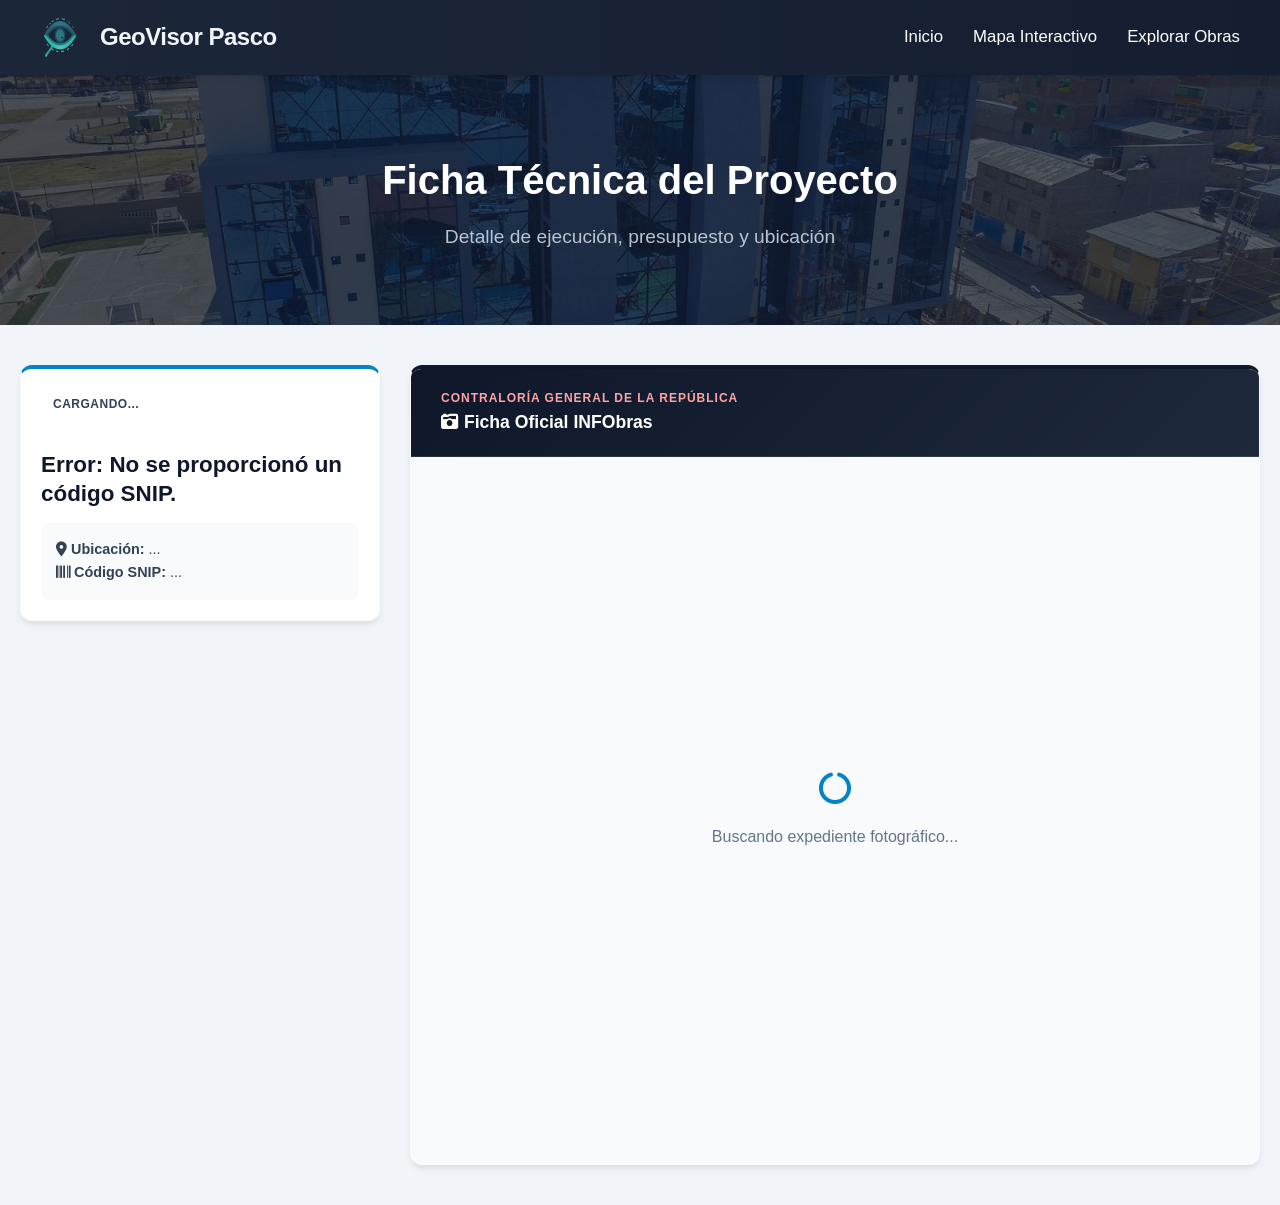
<file: detalle_obra.html>
<!DOCTYPE html>
<html lang="es">
<head>
    <meta charset="UTF-8">
    <meta name="viewport" content="width=device-width, initial-scale=1.0">
    <title>Detalle de Obra - Pasco Transparente</title>
    <link rel="stylesheet" href="https://cdnjs.cloudflare.com/ajax/libs/font-awesome/6.4.0/css/all.min.css">
    <link rel="stylesheet" href="styles/estilos_detalle.css">
    <!-- Estilos principales y del menú -->
    <link rel="stylesheet" href="styles/estilos_main.css">
    <link rel="stylesheet" href="styles/menu.css">
    <link rel="icon" type="image/png" href="img/logo02.png">
</head>
<body class="bg-light">
    <div id="preloader">
        <div class="preloader-content">
            <img src="img/logo02.png" alt="Cargando Pasco Transparente" class="preloader-logo">
            <div class="spinner"></div>
        </div>
    </div>
    <!-- 1. BOTÓN HAMBURGUESA FLOTANTE -->
    <button id="btn-menu" class="btn-hamburguesa">
        <span class="linea"></span>
        <span class="linea"></span>
        <span class="linea"></span>
    </button>

    <!-- 2. MENÚ LATERAL OCULTO -->
    <nav id="menu-lateral" class="menu-lateral">
        <ul class="lista-menu">
            <li><a href="index.html">Inicio</a></li>
            <li><a href="mapa.html">Mapa</a></li>
            <li><a href="explorar.html">Explorar</a></li>
        </ul>
    </nav>
    <header class="header-global">
        <nav class="navbar">
            <a href="index.html" class="logo" style="text-decoration:none;">
    <img src="img/logo02.png" alt="Logo Pasco Transparente" class="logo-img">GeoVisor Pasco
</a>
            <ul class="nav-links-desktop">
                <li><a href="index.html">Inicio</a></li>
                <li><a href="mapa.html">Mapa Interactivo</a></li>
                <li><a href="explorar.html">Explorar Obras</a></li>
            </ul>
        </nav>

        <div class="banner-hero">
            <img src="img/banner.jpg" alt="Fondo de obras" class="banner-bg">
            <div class="banner-overlay"></div>
            <div class="banner-content">
                <h1>Ficha Técnica del Proyecto</h1>
                <p>Detalle de ejecución, presupuesto y ubicación</p>
            </div>
        </div>
    </header>

    <main class="detalle-container">
        
        <section class="detalle-resumen card">
            <span id="det-estado" class="etiqueta-estado">Cargando...</span>
            <h1 id="det-titulo" style="font-size: 1.4rem; color: var(--primary-dark); margin: 15px 0;">Cargando título de la obra...</h1>
            



            <div style="background: #f8fafc; padding: 15px; border-radius: 8px; font-size: 0.9rem; line-height: 1.6;">
                <strong><i class="fa-solid fa-location-dot"></i> Ubicación:</strong> <span id="det-ubicacion">...</span><br>
                <strong><i class="fa-solid fa-barcode"></i> Código SNIP:</strong> <span id="det-snip">...</span>
            </div>
        </section>

        <section class="detalle-ficha card" style="padding: 0; overflow: hidden;">
            <div style="background: linear-gradient(135deg, #dc2626 0%, #991b1b 100%); color: white; padding: 15px 20px; display: flex; justify-content: space-between; align-items: center;">
                <div>
                    <span style="display: block; font-size: 0.75rem; color: #fca5a5; font-weight: bold; letter-spacing: 1px;">CONTRALORÍA GENERAL DE LA REPÚBLICA</span>
                    <h3 style="margin: 0; font-size: 1.1rem;"><i class="fa-solid fa-camera-retro"></i> Ficha Oficial INFObras</h3>
                </div>
                <a id="link-infobras-externo" href="#" target="_blank" class="btn-outline" style="border-color: rgba(255,255,255,0.3); color: white; padding: 5px 15px; font-size: 0.85rem; display: none;">
                    Abrir en nueva pestaña <i class="fa-solid fa-external-link-alt ms-1"></i>
                </a>
            </div>
            
            <div style="flex-grow: 1; background: #f8fafc; position: relative;">
                <div id="mensaje-carga-iframe" style="position: absolute; top: 50%; left: 50%; transform: translate(-50%, -50%); text-align: center; color: #64748b;">
                    <i class="fa-solid fa-circle-notch fa-spin fa-2x mb-2"></i>
                    <p>Buscando expediente fotográfico...</p>
                </div>
                
                <iframe id="iframe-infobras" src="" width="100%" height="100%" style="border: none; min-height: 700px; position: relative; z-index: 10; display: none;"></iframe>
            </div>
        </section>

    </main>

    <script src="js/detalle.js?v=3"></script>
    <script src="js/menu.js"></script>
</body>
</html>
</file>
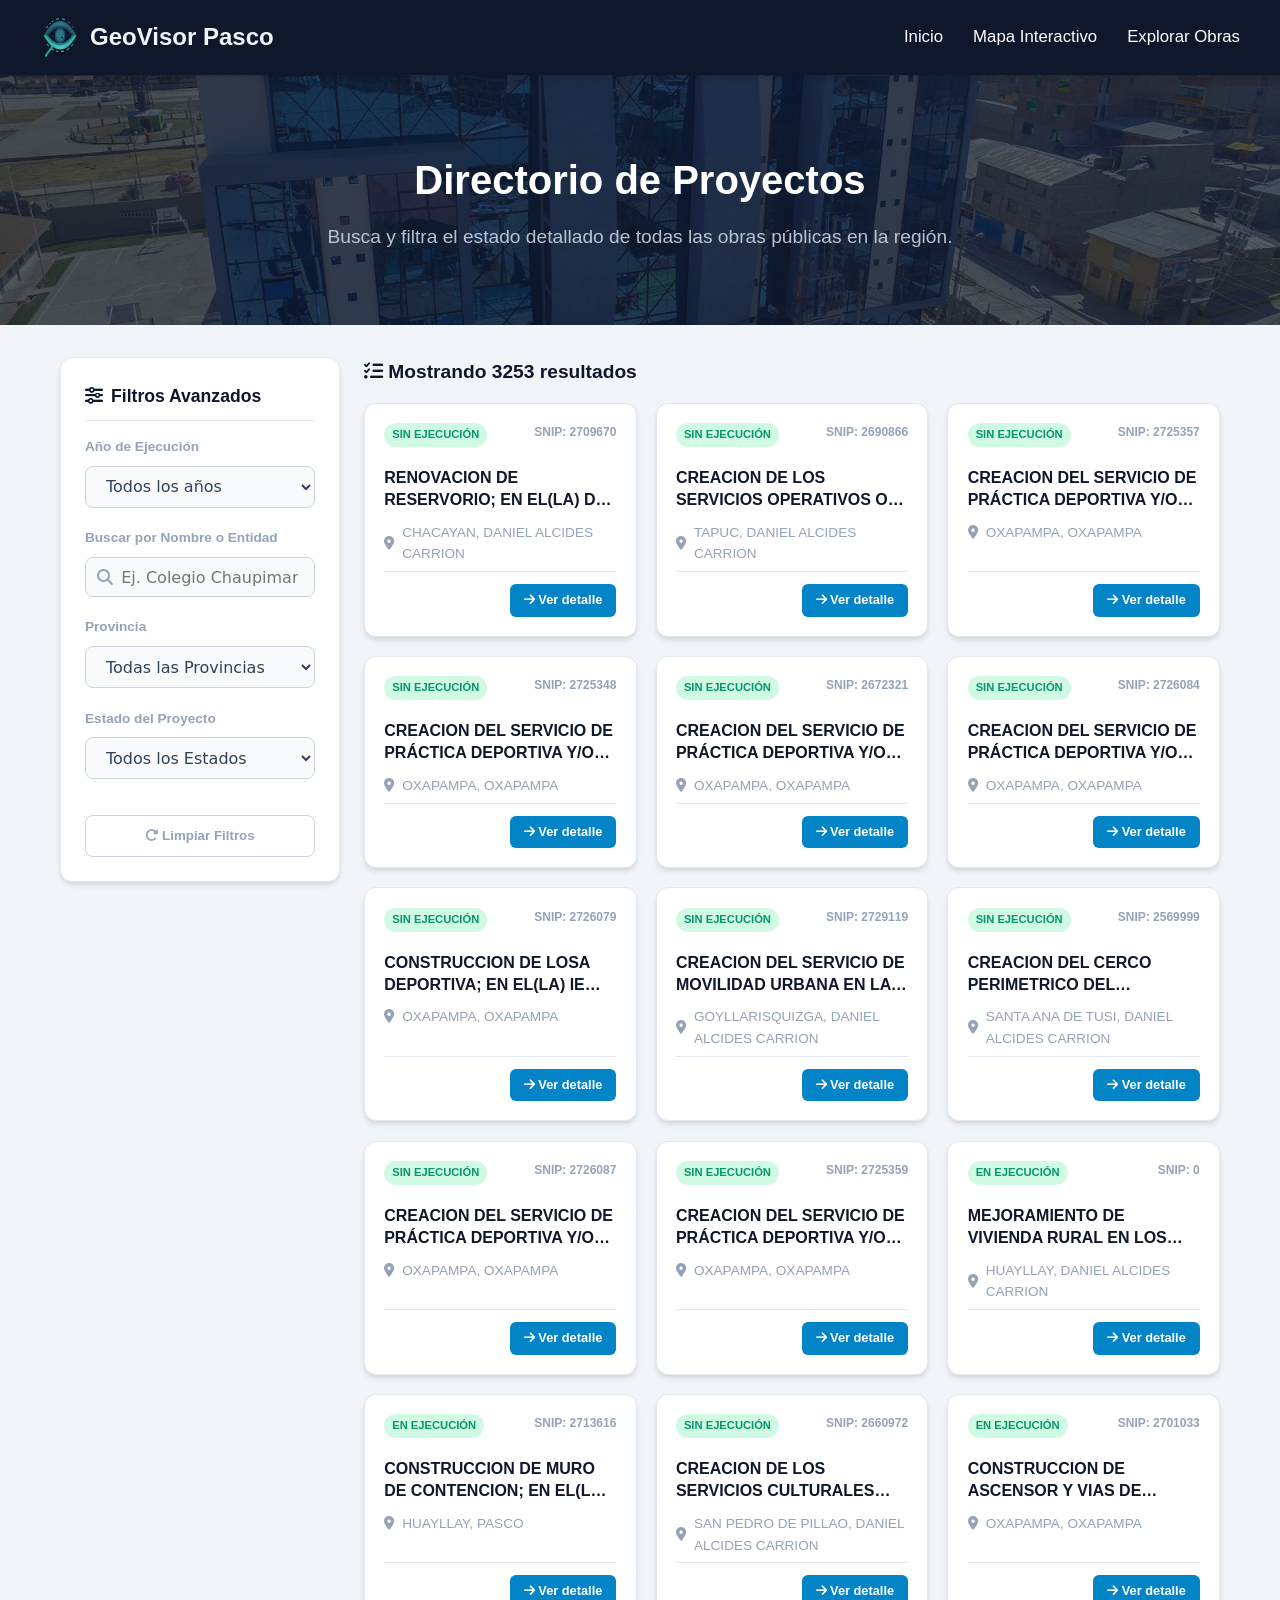
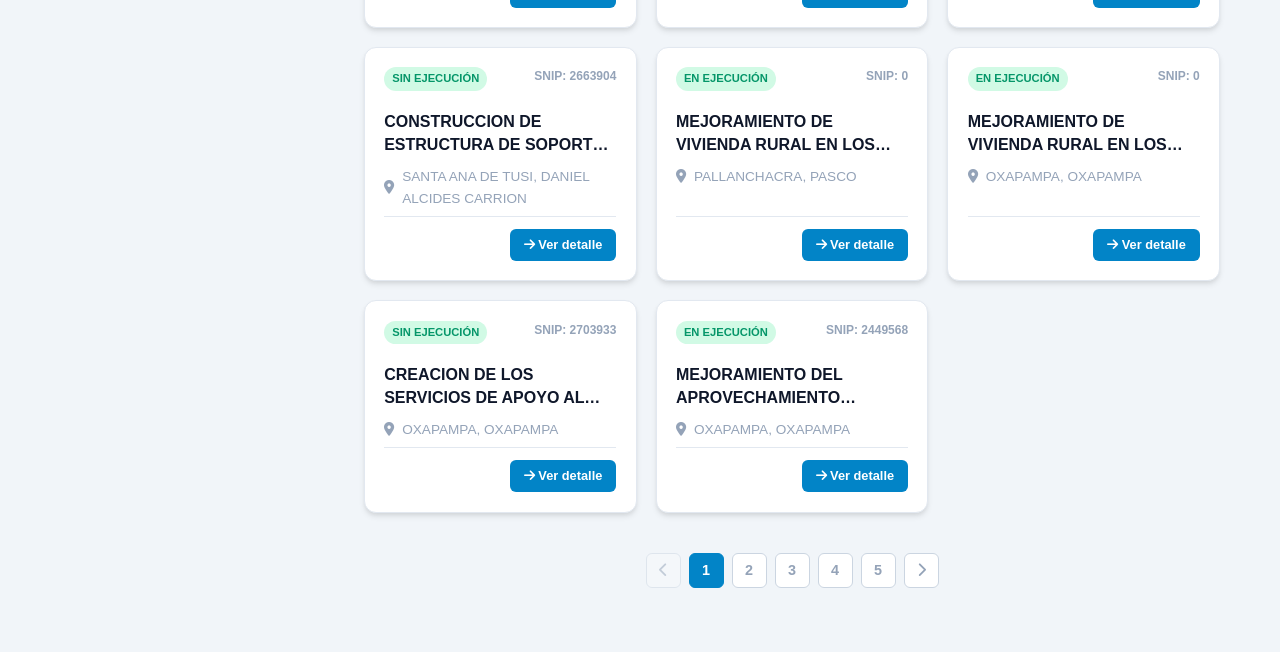
<file: explorar.html>
<!DOCTYPE html>
<html lang="es">
<head>
    <meta charset="UTF-8">
    <meta name="viewport" content="width=device-width, initial-scale=1.0">
    <title>Explorar Obras - Pasco Transparente</title>
    <link rel="stylesheet" href="https://cdnjs.cloudflare.com/ajax/libs/font-awesome/6.4.0/css/all.min.css">
    <link rel="stylesheet" href="styles/estilos_explorar.css">
    <!-- Tus Estilos -->
    <link rel="stylesheet" href="styles/estilos_main.css">
    <link rel="stylesheet" href="styles/menu.css">
    <link rel="icon" type="image/png" href="img/logo02.png">
</head>
<body class="bg-light">
    <div id="preloader">
        <div class="preloader-content">
            <img src="img/logo02.png" alt="Cargando Pasco Transparente" class="preloader-logo">
            <div class="spinner"></div>
        </div>
    </div>
    <!-- 1. BOTÓN HAMBURGUESA FLOTANTE (A la derecha) -->
    <button id="btn-menu" class="btn-hamburguesa">
        <span class="linea"></span>
        <span class="linea"></span>
        <span class="linea"></span>
    </button>

    <!-- 2. MENÚ LATERAL OCULTO (Entra por la derecha) -->
    <nav id="menu-lateral" class="menu-lateral">
        <ul class="lista-menu">
            <li><a href="index.html">Inicio</a></li>
            <li><a href="mapa.html">Mapa</a></li>
            <li><a href="explorar.html">Explorar</a></li>
        </ul>
    </nav>
    <header class="header-global">
        <nav class="navbar">
            <a href="index.html" class="logo" style="text-decoration:none;">
    <img src="img/logo02.png" alt="Logo Pasco Transparente" class="logo-img">GeoVisor Pasco
</a>
            <ul class="nav-links-desktop">
                <li><a href="index.html">Inicio</a></li>
                <li><a href="mapa.html">Mapa Interactivo</a></li>
                <li><a href="explorar.html">Explorar Obras</a></li>
            </ul>
        </nav>

        <div class="banner-hero">
            <img src="img/banner.jpg" alt="Fondo de obras" class="banner-bg">
            <div class="banner-overlay"></div>
            <div class="banner-content">
                <h1>Directorio de Proyectos</h1>
                <p>Busca y filtra el estado detallado de todas las obras públicas en la región.</p>
            </div>
        </div>
    </header>

    <main class="explorar-container">
        
        <aside class="filtros-sidebar">
            <h3><i class="fa-solid fa-sliders"></i> Filtros Avanzados</h3>
            
            <div class="grupo-filtro">
                <label>Año de Ejecución</label>
                <div class="select-wrapper">
                    <select id="filtroAnio">
                        <option value="todos">Todos los años</option>
                        <option value="2026">2026</option>
                        <option value="2025">2025</option>
                        <option value="2024">2024</option>
                        <option value="2023">2023</option>
                        <option value="2022">2022 y anteriores</option>
                    </select>
                </div>
            </div>

            <div class="grupo-filtro">
                <label>Buscar por Nombre o Entidad</label>
                <div class="input-icon-wrapper">
                    <i class="fa-solid fa-magnifying-glass icon-left"></i>
                    <input type="text" id="filtroTexto" placeholder="Ej. Colegio Chaupimarca...">
                </div>
            </div>
            
            <div class="grupo-filtro">
                <label>Provincia</label>
                <div class="select-wrapper">
                    <select id="filtroProv">
                        <option value="todas">Todas las Provincias</option>
                        <option value="PASCO">Pasco</option>
                        <option value="OXAPAMPA">Oxapampa</option>
                        <option value="DANIEL ALCIDES CARRION">Daniel Alcides Carrión</option>
                    </select>
                </div>
            </div>

            <div class="grupo-filtro">
                <label>Estado del Proyecto</label>
                <div class="select-wrapper">
                    <select id="filtroEstadoObra">
                        <option value="todos">Todos los Estados</option>
                        <option value="ejecucion">En Ejecución / Contrata</option>
                        <option value="paralizada">Paralizada</option>
                        <option value="recepcion">Recepción / Terminada</option>
                    </select>
                </div>
            </div>



            <button id="btnLimpiarFiltros" class="btn-limpiar">
                <i class="fa-solid fa-rotate-right"></i> Limpiar Filtros
            </button>
        </aside>

        <section class="resultados-section">
            <div class="resultados-header">
                <h2 id="contadorResultados"><i class="fa-solid fa-circle-notch fa-spin"></i> Cargando directorio...</h2>
            </div>
            
            <div id="contenedorObras" class="obras-grid"></div>
            <div id="contenedorObras" class="obras-grid"></div>
            
            <div id="paginacionContainer" class="paginacion-container"></div>
        </section>

    </main>

    <script src="js/explorar.js"></script>
    <script src="js/menu.js"></script>
</body>
</html>
</file>
<file: styles/estilos_detalle.css>
/* ==========================================
   1. VARIABLES MODERNAS Y RESET
   ========================================== */
:root {
    /* Paleta de Colores Institucional Moderna */
    --primary: #0284c7;        
    --primary-dark: #0f172a;   
    --primary-light: #e0f2fe;  
    
    --bg-app: #f1f5f9;         
    --card-bg: #ffffff;        
    
    --text-main: #334155;      
    --text-muted: #64748b;     
    
    /* Estados */
    --success: #10b981;
    --danger: #ef4444;
    --warning: #f59e0b;

    /* Sombras y Formas */
    --shadow-sm: 0 4px 6px -1px rgba(0, 0, 0, 0.05);
    --shadow-md: 0 10px 25px -5px rgba(0, 0, 0, 0.08);
    --shadow-hover: 0 20px 25px -5px rgba(0, 0, 0, 0.1);
    --radius-card: 16px;
    --radius-btn: 8px;
}

* {
    box-sizing: border-box;
    font-family: 'Inter', 'Segoe UI', Roboto, Helvetica, Arial, sans-serif;
    margin: 0;
    padding: 0;
}

body {
    background-color: var(--bg-app);
    color: var(--text-main);
    line-height: 1.6;
}
/* =======================================================
   PANTALLA DE CARGA (PRELOADER)
======================================================= */
#preloader {
    position: fixed;
    top: 0;
    left: 0;
    width: 100%;
    height: 100vh;
    background-color: var(--color-primario); /* Fondo institucional oscuro */
    z-index: 9999; /* Asegura que esté por encima de TODO (mapas, modales, menús) */
    display: flex;
    justify-content: center;
    align-items: center;
    transition: opacity 0.5s ease, visibility 0.5s ease;
}

.preloader-content {
    display: flex;
    flex-direction: column;
    align-items: center;
    gap: 25px; /* Separación entre el logo y el círculo de carga */
}

.preloader-logo {
    height: 80px; /* Un poco más grande que en la barra de navegación */
    width: auto;
    /* Animación de latido (crece y se encoge suavemente) */
    animation: latido 1.5s infinite alternate ease-in-out;
}

/* El círculo que gira */
.spinner {
    width: 40px;
    height: 40px;
    border: 3px solid rgba(255, 255, 255, 0.1); /* Borde transparente */
    border-top-color: var(--color-secundario); /* Borde azul brillante que gira */
    border-radius: 50%;
    animation: girar 1s linear infinite;
}

/* Clase que aplicará JavaScript para ocultarlo con un desvanecimiento (Fade-out) */
.preloader-oculto {
    opacity: 0;
    visibility: hidden;
}

/* Keyframes de las animaciones */
@keyframes latido {
    0% { transform: scale(0.95); opacity: 0.8; }
    100% { transform: scale(1.05); opacity: 1; }
}

@keyframes girar {
    to { transform: rotate(360deg); }
}
/* ==========================================
   2. CABECERA REDUCIDA ( NAVBAR )
   ========================================== */
/* Agrega esto para controlar el tamaño de tu nuevo logo */
.navbar .logo {
    display: flex;
    align-items: center;
}

.logo-img {
    height: 45px; /* Ajusta este número si lo quieres más grande o más pequeño */
    width: auto;  /* Esto mantiene las proporciones correctas */
    transition: transform 0.3s ease;
}

/* Opcional: Un pequeño efecto cuando pasen el mouse sobre el logo */
.logo-img:hover {
    transform: scale(1.05);
}
.navbar {
    display: flex;
    justify-content: space-between;
    align-items: center;
    background: linear-gradient(to right, rgba(30, 41, 59, 0.85), rgba(30, 41, 59, 0.4)); 
    padding: 15px 5%;
    box-shadow: 0 4px 15px rgba(0,0,0,0.1);
    position: sticky;
    top: 0;
    z-index: 100;
}

.logo {
    font-size: 1.3rem;
    font-weight: 800;
    letter-spacing: -0.5px;
    color: white;
    text-decoration: none;
    display: flex;
    align-items: center;
    gap: 10px;
}

.navbar a:not(.logo) {
    color: rgba(255, 255, 255, 0.85);
    text-decoration: none;
    font-size: 0.95rem;
    font-weight: 500;
    display: flex;
    align-items: center;
    gap: 8px;
    transition: color 0.3s ease, transform 0.3s ease;
}

.navbar a:not(.logo):hover {
    color: white;
    transform: translateX(-3px); /* Pequeña animación hacia la izquierda */
}

/* ==========================================
   3. ESTRUCTURA DE DOS COLUMNAS
   ========================================== */
.detalle-container {
    max-width: 1400px;
    margin: 40px auto;
    padding: 0 20px;
    display: grid;
    grid-template-columns: 360px 1fr; /* Izquierda fija, derecha ocupa el resto */
    gap: 30px;
    align-items: start;
}

/* ==========================================
   4. COLUMNA IZQUIERDA (RESUMEN)
   ========================================== */
.card {
    background: var(--card-bg);
    border-radius: var(--radius-card);
    box-shadow: var(--shadow-md);
    border: 1px solid rgba(0,0,0,0.02);
}

.detalle-resumen {
    position: sticky;
    top: 90px; /* Queda flotando al hacer scroll, respetando el navbar */
    padding: 30px 25px;
    border-top: 4px solid var(--primary);
}

.etiqueta-estado {
    display: inline-block;
    padding: 6px 12px;
    border-radius: 20px;
    font-size: 0.75rem;
    font-weight: 700;
    text-transform: uppercase;
    letter-spacing: 0.5px;
    margin-bottom: 15px;
}

#det-titulo {
    font-size: 1.3rem;
    color: var(--primary-dark);
    font-weight: 800;
    line-height: 1.3;
    margin-bottom: 10px;
}

#det-entidad {
    color: var(--text-muted);
    font-size: 0.9rem;
    font-weight: 500;
    margin-bottom: 25px;
    display: flex;
    align-items: center;
    gap: 8px;
}

/* Tarjetitas internas de KPI (Avance y Presupuesto) */
.kpi-grid {
    display: grid;
    grid-template-columns: 1fr 1fr;
    gap: 15px;
    margin-bottom: 25px;
}

.kpi-card {
    background: #f8fafc;
    border: 1px solid #e2e8f0;
    border-radius: 12px;
    padding: 15px;
    text-align: center;
    transition: transform 0.2s, box-shadow 0.2s;
}

.kpi-card:hover {
    transform: translateY(-3px);
    box-shadow: var(--shadow-sm);
    border-color: #cbd5e1;
}

.kpi-card span {
    display: block;
    font-size: 0.7rem;
    color: var(--text-muted);
    font-weight: 700;
    margin-bottom: 5px;
    text-transform: uppercase;
    letter-spacing: 0.5px;
}

.kpi-card h2 {
    margin: 0;
    font-size: 1.5rem;
    font-weight: 800;
}

.kpi-card h2#det-avance { color: var(--success); }
.kpi-card h2#det-monto { color: var(--text-main); }

/* Caja de Ubicación y SNIP */
.info-extra {
    background: #f8fafc;
    padding: 20px;
    border-radius: 12px;
    font-size: 0.9rem;
    line-height: 1.8;
    color: var(--text-main);
    border: 1px solid #e2e8f0;
}

.info-extra strong {
    color: var(--primary-dark);
    font-weight: 600;
}

/* ==========================================
   5. COLUMNA DERECHA (IFRAME DEL MEF)
   ========================================== */
.detalle-ficha {
    padding: 0 !important; /* Forzamos quitar padding para diseño limpio */
    overflow: hidden;
    display: flex;
    flex-direction: column;
    min-height: 800px;
    border-top: 4px solid var(--primary-dark);
}

.detalle-ficha > div:first-child {
    background: linear-gradient(135deg, #0f172a 0%, #1e293b 100%) !important;
    padding: 20px 30px !important;
    display: flex !important;
    justify-content: space-between !important;
    align-items: center !important;
    border-bottom: 1px solid rgba(255,255,255,0.1);
}

.btn-outline {
    background: transparent;
    border: 2px solid rgba(255,255,255,0.3) !important;
    color: white !important;
    padding: 10px 20px !important;
    font-size: 0.9rem !important;
    font-weight: 600;
    border-radius: var(--radius-btn) !important;
    text-decoration: none;
    transition: all 0.3s ease !important;
    display: inline-flex;
    align-items: center;
    gap: 8px;
}

.btn-outline:hover {
    background: rgba(255,255,255,0.1) !important;
    border-color: white !important;
    transform: translateY(-2px);
}

/* Contenedor del Iframe */
#contenedor-scraping, .iframe-container {
    flex-grow: 1;
    background: #f8fafc;
    position: relative;
    width: 100%;
}

#mensaje-carga-iframe {
    display: flex;
    flex-direction: column;
    align-items: center;
    justify-content: center;
    height: 100%;
    color: var(--text-muted);
}

#mensaje-carga-iframe i {
    color: var(--primary);
    margin-bottom: 20px;
}
/* =======================================================
   1. VARIABLES Y DISEÑO DEL SISTEMA (Idéntico)
======================================================= */
:root {
    --color-primario: #1e293b;    
    --color-secundario: #3b82f6;  
    --color-acento: #10b981;      
    --bg-body: #f8fafc;           
    --bg-superficie: #ffffff;     
    --texto-principal: #334155;   
    --texto-claro: #f1f5f9;       
    --texto-gris: #64748b;
    --sombra-suave: 0 4px 6px -1px rgba(0, 0, 0, 0.1), 0 2px 4px -1px rgba(0, 0, 0, 0.06);
    --transicion: all 0.3s ease;
    --radius-card: 12px;
    --fuente-base: 'Inter', system-ui, -apple-system, sans-serif;
}

body {
    font-family: var(--fuente-base);
    background-color: var(--bg-body);
    color: var(--texto-principal);
    line-height: 1.6;
    margin: 0;
    padding: 0;
}

a { text-decoration: none; color: inherit; }

/* =======================================================
   2. HEADER Y NAVEGACIÓN
======================================================= */
.header-global { display: flex; flex-direction: column; }

.navbar {
    background-color: var(--color-primario);
    padding: 1rem 5%;
    display: flex;
    justify-content: space-between;
    align-items: center;
    position: sticky;
    top: 0;
    z-index: 1000;
    box-shadow: var(--sombra-suave);
}

.navbar .logo { color: var(--texto-claro); font-size: 1.5rem; font-weight: 700; }
.navbar .logo i { color: var(--color-secundario); margin-right: 5px; }

.nav-links { display: flex; gap: 2rem; list-style: none; margin: 0; padding: 0; }

.nav-links a {
    color: var(--texto-claro);
    font-weight: 500;
    font-size: 0.95rem;
    padding: 0.5rem 0;
    position: relative;
    transition: var(--transicion);
}

.nav-links a::after {
    content: '';
    position: absolute; bottom: 0; left: 0;
    width: 0%; height: 2px;
    background-color: var(--color-secundario);
    transition: var(--transicion);
}

.nav-links a:hover::after { width: 100%; }
.nav-links a:hover { color: var(--bg-superficie); }

/* =======================================================
   3. BANNER HERO
======================================================= */
.banner-hero {
    position: relative; 
    height: 180px; 
    display: flex; 
    align-items: center; 
    justify-content: center; 
    overflow: hidden;
}

.banner-bg { 
    position: absolute; top: 0; left: 0; width: 100%; height: 100%; object-fit: cover; z-index: 1; 
}

.banner-overlay {
    position: absolute; top: 0; left: 0; width: 100%; height: 100%;
    background: linear-gradient(to right, rgba(30, 41, 59, 0.85), rgba(30, 41, 59, 0.4)); z-index: 2;
}

.banner-content { 
    position: relative; z-index: 3; text-align: center; color: var(--texto-claro); 
    padding: 0 20px; max-width: 900px;
}

.banner-content h1 { 
    font-size: 2rem; font-weight: 800; margin: 0 0 0.2rem 0; 
}

.banner-content p { 
    font-size: 1rem; opacity: 0.9; margin: 0;
}

/* =======================================================
AQUÍ ABAJO YA PUEDES DEJAR TODO EL CSS DE TUS TARJETAS 
DE DETALLE (CONTENEDOR, GRÁFICOS, TEXTOS)
======================================================= 
*/
/* ==========================================
   6. RESPONSIVE DESIGN (CELULARES Y TABLETS)
   ========================================== */
@media (max-width: 1024px) {
    .detalle-container {
        grid-template-columns: 300px 1fr; 
    }
}

@media (max-width: 850px) {
    .detalle-container {
        grid-template-columns: 1fr; /* Cambia a una sola columna */
        margin-top: 20px;
    }
    
    .detalle-resumen {
        position: relative; /* Quita el efecto sticky en móviles */
        top: 0;
    }
    
    .detalle-ficha {
        min-height: 700px;
    }
    
    .detalle-ficha > div:first-child {
        flex-direction: column;
        gap: 15px;
        text-align: center;
    }
}

@media (max-width: 480px) {
    .kpi-grid {
        grid-template-columns: 1fr; /* KPIs en una columna en celulares muy pequeños */
    }
}
</file>
<file: styles/estilos_main.css>
/* ==========================================================================
   1. VARIABLES GLOBALES (Paleta de colores y medidas)
   ========================================================================== */
:root {
    --color-primario: #0f172a;      /* Azul oscuro (Header/Footer) */
    --color-secundario: #0284c7;    /* Azul claro (Botones, íconos) */
    --color-acento: #10b981;        /* Verde (Éxito, Ejecución) */
    --color-alerta: #f59e0b;        /* Naranja (Terminadas/Atención) */
    
    --fondo-body: #f1f5f9;          /* Gris muy claro para el fondo */
    --fondo-tarjetas: #ffffff;      /* Blanco para las cards */
    
    --texto-principal: #334155;     /* Gris oscuro para texto general */
    --texto-secundario: #64748b;    /* Gris medio para subtítulos */
    --texto-gris: #94a3b8;
    
    --borde-color: #e2e8f0;
    --radius-card: 12px;
    --sombra-card: 0 4px 6px -1px rgba(0, 0, 0, 0.1);
    --sombra-hover: 0 10px 15px -3px rgba(0, 0, 0, 0.1);
    --transicion: all 0.3s ease;
}

/* ==========================================================================
   2. RESET Y ESTILOS BASE
   ========================================================================== */
* {
    margin: 0;
    padding: 0;
    box-sizing: border-box;
}

body {
    font-family: 'Segoe UI', Roboto, Helvetica, Arial, sans-serif;
    background-color: var(--fondo-body);
    color: var(--texto-principal);
    line-height: 1.6;
}

/* ==========================================================================
   3. PRELOADER
   ========================================================================== */
#preloader {
    position: fixed;
    top: 0;
    left: 0;
    width: 100%;
    height: 100%;
    background-color: var(--fondo-tarjetas);
    z-index: 9999;
    display: flex;
    justify-content: center;
    align-items: center;
    transition: opacity 0.5s ease;
}

.preloader-content {
    text-align: center;
}

.preloader-logo {
    width: 120px;
    margin-bottom: 20px;
}

.spinner {
    width: 40px;
    height: 40px;
    border: 4px solid var(--borde-color);
    border-top: 4px solid var(--color-secundario);
    border-radius: 50%;
    animation: girar 1s linear infinite;
    margin: 0 auto;
}

@keyframes girar {
    0% { transform: rotate(0deg); }
    100% { transform: rotate(360deg); }
}

/* ==========================================================================
   4. HEADER Y BANNER HERO
   ========================================================================== */
.header-global {
    background-color: var(--color-primario);
    color: white;
}

.navbar-brand .logo {
    display: flex;
    align-items: center;
    color: white;
    font-size: 1.5rem;
    font-weight: bold;
}

.logo-img {
    width: 40px;
    margin-right: 10px;
}

.banner-hero {
    position: relative;
    height: 250px;
    overflow: hidden;
    display: flex;
    align-items: center;
    justify-content: center;
    text-align: center;
}

.banner-bg {
    position: absolute;
    top: 0;
    left: 0;
    width: 100%;
    height: 100%;
    object-fit: cover;
    z-index: 1;
}

.banner-overlay {
    position: absolute;
    top: 0;
    left: 0;
    width: 100%;
    height: 100%;
    background: rgba(15, 23, 42, 0.7); /* Capa oscura para resaltar el texto */
    z-index: 2;
}

.banner-content {
    position: relative;
    z-index: 3;
    color: white;
    padding: 0 20px;
}

.banner-content h1 {
    font-size: 2.5rem;
    margin-bottom: 10px;
}

.banner-content p {
    font-size: 1.2rem;
    color: #cbd5e1;
}

/* ==========================================================================
   5. LAYOUT PRINCIPAL (Dashboard)
   ========================================================================== */
.dashboard-container {
    max-width: 1200px;
    margin: -30px auto 40px auto; /* Sube un poco sobre el banner */
    padding: 0 20px;
    position: relative;
    z-index: 10;
}

/* Contenedor del Filtro Principal */
.filtro-dashboard-card {
    background-color: var(--fondo-tarjetas);
    border-radius: var(--radius-card);
    padding: 20px 25px;
    box-shadow: var(--sombra-card);
    display: flex;
    justify-content: space-between;
    align-items: center;
    margin-bottom: 25px;
}

.filtro-dashboard-text h2 {
    font-size: 1.2rem;
    color: var(--color-primario);
    margin-bottom: 5px;
}

.filtro-dashboard-text p {
    color: var(--texto-secundario);
    font-size: 0.9rem;
}

.filtro-dashboard-select {
    padding: 10px 15px;
    border: 1px solid var(--borde-color);
    border-radius: 6px;
    font-size: 1rem;
    color: var(--texto-principal);
    outline: none;
    cursor: pointer;
}

/* ==========================================================================
   6. TARJETAS DE NAVEGACIÓN Y KPIS
   ========================================================================== */
.nav-cards {
    display: grid;
    grid-template-columns: repeat(auto-fit, minmax(300px, 1fr));
    gap: 20px;
    margin-bottom: 30px;
}

.nav-card {
    background-color: var(--fondo-tarjetas);
    border-radius: var(--radius-card);
    padding: 20px;
    display: flex;
    align-items: center;
    text-decoration: none;
    color: var(--texto-principal);
    box-shadow: var(--sombra-card);
    transition: var(--transicion);
}

.nav-card:hover {
    transform: translateY(-5px);
    box-shadow: var(--sombra-hover);
}

.icon-box {
    width: 50px;
    height: 50px;
    border-radius: 10px;
    display: flex;
    justify-content: center;
    align-items: center;
    font-size: 1.5rem;
    color: white;
    margin-right: 15px;
}

.nav-card-text h3 { margin-bottom: 5px; }
.nav-card-text p { color: var(--texto-secundario); font-size: 0.9rem; }
.nav-card .arrow { margin-left: auto; color: var(--borde-color); transition: var(--transicion); }
.nav-card:hover .arrow { color: var(--color-secundario); transform: translateX(5px); }

/* Grid de KPIs */
.kpi-grid {
    display: grid;
    grid-template-columns: repeat(auto-fit, minmax(250px, 1fr));
    gap: 20px;
    margin-bottom: 30px;
}

.kpi-card {
    background-color: var(--fondo-tarjetas);
    border-radius: var(--radius-card);
    padding: 20px;
    box-shadow: var(--sombra-card);
    text-align: center;
}

.kpi-header {
    display: flex;
    justify-content: space-between;
    align-items: center;
    font-size: 0.85rem;
    font-weight: 600;
    color: var(--texto-secundario);
    margin-bottom: 15px;
}

.kpi-card h2 {
    font-size: 2.5rem;
    margin-bottom: 5px;
    color: var(--texto-principal);
}

/* ==========================================================================
   7. MAIN GRID (Mapa y Widgets)
   ========================================================================== */
.main-grid {
    display: grid;
    grid-template-columns: 2fr 1fr;
    gap: 20px;
}

.card {
    background-color: var(--fondo-tarjetas);
    border-radius: var(--radius-card);
    padding: 20px;
    box-shadow: var(--sombra-card);
}

.card-header {
    margin-bottom: 15px;
    border-bottom: 1px solid var(--borde-color);
    padding-bottom: 10px;
}

.card-header h3 {
    font-size: 1.1rem;
    color: var(--texto-principal);
}

/* Contenedor del Mapa en el Dashboard */
.map-container {
    height: 400px;
    width: 100%;
    background-color: #e5e7eb; /* Placeholder mientras carga Leaflet */
}

/* ==========================================================================
   8. BARRAS DE PROGRESO (Progress Bars)
   ========================================================================== */
.progress-bar {
    margin-bottom: 15px;
}

.progress-label {
    display: flex;
    justify-content: space-between;
    font-size: 0.9rem;
    font-weight: 500;
    margin-bottom: 5px;
    color: var(--texto-principal);
}

.track {
    width: 100%;
    height: 8px;
    background-color: var(--borde-color);
    border-radius: 4px;
    overflow: hidden;
}

.fill {
    height: 100%;
    border-radius: 4px;
    width: 0; /* Se llena con JS o estilos en línea */
}

/* ==========================================================================
   9. COLORES UTILITARIOS
   ========================================================================== */
.bg-blue { background-color: var(--color-secundario); }
.bg-teal { background-color: var(--color-acento); }
.bg-purple { background-color: #8b5cf6; }
.bg-yellow { background-color: var(--color-alerta); }
.text-green { color: var(--color-acento) !important; }

/* Botones */
.btn-primary {
    background-color: var(--color-secundario);
    color: white;
    border: none;
    padding: 10px 20px;
    border-radius: 6px;
    cursor: pointer;
    font-weight: 600;
    transition: var(--transicion);
    display: inline-block;
    text-align: center;
    text-decoration: none;
}

.btn-primary:hover {
    background-color: #0369a1; /* Azul más oscuro */
}

/* ==========================================================================
   10. MODALES (Estructura y Textos Visibles)
   ========================================================================== */
.modal-overlay {
    position: fixed;
    top: 0;
    left: 0;
    width: 100%;
    height: 100%;
    background-color: rgba(15, 23, 42, 0.8);
    display: none; /* Cambiar a 'flex' con JS */
    justify-content: center;
    align-items: center;
    z-index: 3000;
}

.modal-contenido {
    background-color: var(--fondo-tarjetas);
    border-radius: var(--radius-card);
    width: 90%;
    max-width: 500px;
    padding: 25px;
    position: relative;
    box-shadow: 0 20px 25px -5px rgba(0, 0, 0, 0.1);
    animation: modalSlideIn 0.3s ease-out forwards;
}

@keyframes modalSlideIn {
    from { opacity: 0; transform: translateY(-20px); }
    to { opacity: 1; transform: translateY(0); }
}

/* Botón de cerrar bien definido */
.modal-cerrar {
    position: absolute;
    top: 15px;
    right: 20px;
    font-size: 28px;
    color: var(--texto-secundario);
    cursor: pointer;
    font-weight: bold;
    transition: color 0.2s;
    line-height: 1;
}

.modal-cerrar:hover {
    color: #ef4444; /* Rojo al pasar el mouse para indicar cierre */
}

.texto-principal {
    color: var(--color-primario);
    font-size: 1.4rem;
    margin-bottom: 8px;
}

.texto-secundario {
    color: var(--texto-secundario);
    font-size: 0.95rem;
}

.modal-cuerpo {
    display: grid;
    grid-template-columns: 1fr 1fr;
    gap: 15px;
    margin-top: 20px;
}

.dato-bloque {
    background-color: var(--fondo-body);
    padding: 12px;
    border-radius: 8px;
    display: flex;
    flex-direction: column;
}

.dato-etiqueta {
    font-size: 0.8rem;
    color: var(--texto-secundario);
    text-transform: uppercase;
    margin-bottom: 4px;
    font-weight: 600;
}

.dato-valor {
    color: var(--texto-principal);
    font-weight: bold;
    font-size: 1.1rem;
}

/* ==========================================================================
   11. RESPONSIVIDAD (Móviles y Tablets)
   ========================================================================== */
@media (max-width: 992px) {
    .main-grid {
        grid-template-columns: 1fr; /* Apila el mapa y los gráficos */
    }
    
    .filtro-dashboard-card {
        flex-direction: column;
        align-items: flex-start;
        gap: 15px;
    }
    
    .filtro-dashboard-select {
        width: 100%;
    }
}

@media (max-width: 768px) {
    .banner-content h1 { font-size: 1.8rem; }
    .kpi-grid, .nav-cards { grid-template-columns: 1fr; }
    .modal-cuerpo { grid-template-columns: 1fr; }
}

/* ==========================================================================
   BARRA DE NAVEGACIÓN Y RESPONSIVIDAD ESTRICTA
   ========================================================================== */

.navbar {
    display: flex !important;
    justify-content: space-between !important;
    align-items: center !important;
    padding: 15px 40px !important;
    background-color: #0f172a !important;
    width: 100% !important;
    box-sizing: border-box !important;
}

.navbar-brand .logo {
    display: flex !important;
    align-items: center !important;
    color: white !important;
    text-decoration: none !important;
    font-size: 1.5rem !important;
    font-weight: bold !important;
}

.logo-img {
    width: 40px !important;
    margin-right: 10px !important;
}

.nav-links-desktop {
    display: flex !important;
    flex-direction: row !important;
    list-style: none !important;
    gap: 30px !important;
    margin: 0 !important;
    padding: 0 !important;
}

.nav-links-desktop li a {
    color: white !important;
    text-decoration: none !important;
    font-size: 1.05rem !important;
    font-weight: 500 !important;
    transition: color 0.3s ease !important;
}

/* =========================================
   MEDIA QUERIES (Monitor vs Celular)
   ========================================= */

/* MONITOR (Más de 992px) */
@media (min-width: 993px) {
    .btn-hamburguesa { 
        display: none !important; /* Oculta botón flotante en PC */
    }
    .menu-lateral { 
        display: none !important; 
    }
    .nav-links-desktop { 
        display: flex !important; /* Muestra enlaces horizontales */
    }
}

/* CELULAR Y TABLET (Menos de 992px) */
@media (max-width: 992px) {
    .nav-links-desktop { 
        display: none !important; 
    }
    .btn-hamburguesa { 
        display: flex !important; 
    }
    .navbar-brand { 
        margin-left: 0 !important; /* Quitamos el margen izquierdo */
        margin-right: 60px !important; /* Protegemos el logo para que el botón derecho no lo tape */
    }
}
/* ==========================================================================
   13. SELLO DE FUENTE DE DATOS (Aviso de Responsabilidad)
   ========================================================================== */
.sello-fuente-datos {
    background-color: #f8fafc; /* Gris muy claro y limpio */
    border-left: 4px solid var(--color-secundario); /* Línea azul institucional */
    border-radius: var(--radius-card); /* Usa tu variable de bordes redondos */
    padding: 15px 20px;
    margin: 25px 0; /* Da un respiro al diseño */
    display: flex;
    align-items: center; /* Centra el ícono con el texto */
    gap: 15px; /* Espacio entre el ícono y el texto */
    box-shadow: 0 2px 4px rgba(0,0,0,0.05);
}

.sello-fuente-datos i {
    color: var(--color-secundario); /* Ícono azul */
    font-size: 1.8rem;
}

.sello-fuente-datos p {
    margin: 0;
    color: var(--texto-secundario);
    font-size: 0.95rem;
    line-height: 1.5;
}

.sello-fuente-datos strong {
    color: var(--texto-principal);
    font-weight: 600;
}

/* Responsivo para celulares: centrar todo si la pantalla es pequeña */
@media (max-width: 768px) {
    .sello-fuente-datos {
        flex-direction: column;
        text-align: center;
        padding: 20px 15px;
    }
}
</file>
<file: styles/menu.css>
/* Botón flotante pegado a la DERECHA */
.btn-hamburguesa {
    position: fixed !important;
    top: 20px !important;
    right: 20px !important; /* Movido a la derecha */
    left: auto !important;  /* Limpiamos la izquierda por si acaso */
    width: 45px !important;
    height: 40px !important;
    background-color: #0f172a !important;
    border: none !important;
    border-radius: 6px !important;
    cursor: pointer !important;
    z-index: 9999 !important;
    display: flex;
    flex-direction: column;
    justify-content: space-around;
    padding: 10px !important;
    box-shadow: 0 4px 6px rgba(0,0,0,0.3) !important;
}

.btn-hamburguesa .linea {
    width: 100% !important;
    height: 3px !important;
    background-color: white !important;
    border-radius: 2px !important;
    transition: all 0.3s ease !important;
}

/* Menú lateral entrando por la DERECHA */
.menu-lateral {
    position: fixed !important;
    top: 0 !important;
    right: -260px !important; /* Oculto a la derecha */
    left: auto !important;
    width: 260px !important;
    height: 100vh !important;
    background-color: #0f172a !important;
    transition: right 0.3s ease-in-out !important; /* Animación hacia la derecha */
    z-index: 9998 !important;
    padding-top: 80px !important;
    box-shadow: -4px 0 10px rgba(0,0,0,0.5) !important; /* Sombra invertida */
}

.menu-lateral.activo {
    right: 0 !important; /* Muestra el menú pegado a la derecha */
}

.lista-menu {
    list-style: none !important;
    padding: 0 !important;
    margin: 0 !important;
}

.lista-menu li {
    padding: 15px 25px !important;
    border-bottom: 1px solid #1e293b !important;
}

.lista-menu li a {
    color: white !important;
    text-decoration: none !important;
    font-size: 1.1rem !important;
    display: block !important;
}
</file>
<file: styles/estilos_explorar.css>
/* =======================================================
   1. VARIABLES Y DISEÑO DEL SISTEMA (Idéntico al Inicio)
======================================================= */
:root {
    --color-primario: #1e293b;    
    --color-secundario: #3b82f6;  
    --color-acento: #10b981;      
    
    --bg-body: #f8fafc;           
    --bg-superficie: #ffffff;     
    
    --texto-principal: #334155;   
    --texto-claro: #f1f5f9;       
    --texto-gris: #64748b;
    
    --sombra-suave: 0 4px 6px -1px rgba(0, 0, 0, 0.1), 0 2px 4px -1px rgba(0, 0, 0, 0.06);
    --sombra-hover: 0 10px 15px -3px rgba(0, 0, 0, 0.1);
    --transicion: all 0.3s ease;
    --radius-card: 12px;
    
    --fuente-base: 'Inter', system-ui, -apple-system, sans-serif;
}

* {
    margin: 0;
    padding: 0;
    box-sizing: border-box;
}

body {
    font-family: var(--fuente-base);
    background-color: var(--bg-body);
    color: var(--texto-principal);
    line-height: 1.6;
}

a {
    text-decoration: none;
    color: inherit;
}
/* =======================================================
   PANTALLA DE CARGA (PRELOADER)
======================================================= */
#preloader {
    position: fixed;
    top: 0;
    left: 0;
    width: 100%;
    height: 100vh;
    background-color: var(--color-primario); /* Fondo institucional oscuro */
    z-index: 9999; /* Asegura que esté por encima de TODO (mapas, modales, menús) */
    display: flex;
    justify-content: center;
    align-items: center;
    transition: opacity 0.5s ease, visibility 0.5s ease;
}

.preloader-content {
    display: flex;
    flex-direction: column;
    align-items: center;
    gap: 25px; /* Separación entre el logo y el círculo de carga */
}

.preloader-logo {
    height: 80px; /* Un poco más grande que en la barra de navegación */
    width: auto;
    /* Animación de latido (crece y se encoge suavemente) */
    animation: latido 1.5s infinite alternate ease-in-out;
}

/* El círculo que gira */
.spinner {
    width: 40px;
    height: 40px;
    border: 3px solid rgba(255, 255, 255, 0.1); /* Borde transparente */
    border-top-color: var(--color-secundario); /* Borde azul brillante que gira */
    border-radius: 50%;
    animation: girar 1s linear infinite;
}

/* Clase que aplicará JavaScript para ocultarlo con un desvanecimiento (Fade-out) */
.preloader-oculto {
    opacity: 0;
    visibility: hidden;
}

/* Keyframes de las animaciones */
@keyframes latido {
    0% { transform: scale(0.95); opacity: 0.8; }
    100% { transform: scale(1.05); opacity: 1; }
}

@keyframes girar {
    to { transform: rotate(360deg); }
}
/* =======================================================
   2. HEADER Y NAVEGACIÓN
======================================================= */
/* Agrega esto para controlar el tamaño de tu nuevo logo */
.navbar .logo {
    display: flex;
    align-items: center;
}

.logo-img {
    height: 45px; /* Ajusta este número si lo quieres más grande o más pequeño */
    width: auto;  /* Esto mantiene las proporciones correctas */
    transition: transform 0.3s ease;
}

/* Opcional: Un pequeño efecto cuando pasen el mouse sobre el logo */
.logo-img:hover {
    transform: scale(1.05);
}
.hero-small { display: flex; flex-direction: column; background-color: var(--color-primario); }

.navbar {
    background-color: var(--color-primario);
    padding: 1rem 5%;
    display: flex;
    justify-content: space-between;
    align-items: center;
    position: sticky;
    top: 0;
    z-index: 1000;
    box-shadow: var(--sombra-suave);
}

.navbar .logo {
    color: var(--texto-claro);
    font-size: 1.5rem;
    font-weight: 700;
}

.nav-links { display: flex; gap: 2rem; list-style: none; }

.nav-links a {
    color: var(--texto-claro);
    font-weight: 500;
    font-size: 0.95rem;
    padding: 0.5rem 0;
    position: relative;
    transition: var(--transicion);
}

.nav-links a::after {
    content: '';
    position: absolute;
    bottom: 0; left: 0;
    width: 0%; height: 2px;
    background-color: var(--color-secundario);
    transition: var(--transicion);
}

.nav-links a:hover::after, 
.nav-links a.active-link::after { width: 100%; }
.nav-links a:hover, 
.nav-links a.active-link { color: var(--bg-superficie); }

/* =======================================================
   ESTILOS DEL BANNER CON IMAGEN (Calcados del Inicio)
======================================================= */
.banner-hero {
    position: relative; 
    height: 180px; 
    display: flex; 
    align-items: center; 
    justify-content: center; 
    overflow: hidden;
}

.banner-bg { 
    position: absolute; 
    top: 0;
    left: 0;
    width: 100%; 
    height: 100%; 
    object-fit: cover; 
    z-index: 1; 
}

.banner-overlay {
    position: absolute; 
    top: 0;
    left: 0;
    width: 100%; 
    height: 100%;
    /* Filtro oscuro para que el texto blanco resalte */
    background: linear-gradient(to right, rgba(30, 41, 59, 0.85), rgba(30, 41, 59, 0.4)); 
    z-index: 2;
}

.banner-content { 
    position: relative; 
    z-index: 3; 
    text-align: center; 
    color: var(--texto-claro); 
    padding: 0 20px;
}

.banner-content h1 { 
    font-size: 2rem; 
    font-weight: 800; 
    margin-bottom: 0.2rem; 
}

.banner-content p { 
    font-size: 1rem; 
    opacity: 0.9; 
}

/* =======================================================
   3. CONTENEDOR PRINCIPAL
======================================================= */
.explorar-container {
    max-width: 1200px; 
    margin: 2rem auto; 
    padding: 0 20px;
    display: grid;
    grid-template-columns: 280px 1fr;
    gap: 1.5rem; 
    align-items: start;
}

/* =======================================================
   4. PANEL DE FILTROS 
======================================================= */
.filtros-sidebar {
    background-color: var(--bg-superficie);
    padding: 1.5rem; 
    border-radius: var(--radius-card); 
    box-shadow: var(--sombra-suave); 
    border: 1px solid #e2e8f0; 
    position: sticky;
    top: 80px; 
}

.filtros-sidebar h3 {
    font-size: 1.1rem;
    color: var(--color-primario);
    border-bottom: 1px solid #e2e8f0; 
    padding-bottom: 10px;
    margin-bottom: 15px;
    display: flex; 
    align-items: center; 
    gap: 8px;
}

.grupo-filtro { margin-bottom: 1.2rem; }

.grupo-filtro label {
    display: block; 
    font-size: 0.85rem; 
    font-weight: 700; 
    color: var(--texto-gris); 
    margin-bottom: 0.5rem;
}

.select-wrapper select, 
.input-icon-wrapper input {
    width: 100%;
    padding: 0.6rem 1rem;
    border-radius: 8px;
    border: 1px solid #cbd5e1;
    font-size: 1rem;
    font-family: var(--fuente-base);
    background-color: var(--bg-body);
    color: var(--texto-principal);
    outline: none;
    transition: var(--transicion);
}

.select-wrapper select:focus, 
.input-icon-wrapper input:focus {
    border-color: var(--color-secundario);
    box-shadow: 0 0 0 3px rgba(59, 130, 246, 0.2);
}

.input-icon-wrapper { position: relative; }
.input-icon-wrapper .icon-left {
    position: absolute; left: 12px; top: 50%; transform: translateY(-50%); color: #94a3b8;
}
.input-icon-wrapper input { padding-left: 2.2rem; }

.btn-limpiar {
    width: 100%; padding: 0.8rem; margin-top: 1rem;
    background-color: transparent; color: var(--texto-gris);
    border: 1px solid #cbd5e1; border-radius: 8px; font-weight: 600; cursor: pointer; transition: var(--transicion);
}
.btn-limpiar:hover { background-color: #f1f5f9; color: var(--color-primario); border-color: #94a3b8; }

/* =======================================================
   5. RESULTADOS Y CUADRÍCULA DE OBRAS
======================================================= */
.resultados-header h2 { 
    font-size: 1.2rem; 
    color: var(--color-primario); 
    margin-bottom: 15px; 
    font-weight: 700; 
}

.obras-grid {
    display: grid;
    /* 1. Redujimos de 280px a 230px para que las tarjetas sean más angostas/pequeñas */
    grid-template-columns: repeat(auto-fill, minmax(230px, 1fr));
    gap: 1.2rem; /* Separación ligeramente más pequeña */
    align-items: stretch; /* 2. Obliga a que todas las tarjetas de una fila midan lo mismo */
}

/* =======================================================
   6. TARJETA DE OBRA (Optimizada para misma altura)
======================================================= */
.obra-card {
    background-color: var(--bg-superficie);
    border-radius: var(--radius-card); 
    border: 1px solid #e2e8f0;
    padding: 1.2rem; /* 3. Relleno más pequeño (antes 1.5rem) */
    box-shadow: var(--sombra-suave);
    transition: var(--transicion);
    display: flex; 
    flex-direction: column;
    height: 100%; /* 4. La tarjeta ocupará toda la altura disponible */
}

.obra-card:hover {
    transform: translateY(-3px);
    box-shadow: var(--sombra-hover);
    border-color: var(--color-secundario);
}

.obra-estado-badge {
    display: inline-block; 
    padding: 3px 8px; 
    border-radius: 20px; 
    font-size: 0.7rem; 
    font-weight: 700; 
    text-transform: uppercase; 
    margin-bottom: 10px;
}

.obra-card h3 { 
    font-size: 1rem; /* 5. Letra un poquito más pequeña */
    color: var(--color-primario); 
    line-height: 1.4; 
    margin-bottom: 10px; 
    
    /* 6. Truco clave: Forzamos a que el título ocupe siempre 2 líneas, así todas empiezan alineadas */
    display: -webkit-box;
    -webkit-line-clamp: 2;
    -webkit-box-orient: vertical;
    overflow: hidden;
    min-height: 40px; 
}

.obra-detalle-item { 
    font-size: 0.85rem; 
    color: var(--texto-gris); 
    margin-bottom: 6px; 
    display: flex; 
    align-items: center; 
    gap: 8px; 
}

.obra-card-footer {
    margin-top: auto; /* 7. Esto empuja siempre el pie (y el botón) hacia el fondo de la tarjeta */
    padding-top: 12px; 
    border-top: 1px solid #e2e8f0; 
    display: flex; 
    justify-content: flex-end; 
    align-items: center;
}

.btn-ver-detalle {
    background-color: var(--color-secundario); 
    color: white; 
    padding: 6px 14px; /* Botón un poco más compacto */
    border-radius: 6px; 
    text-decoration: none; 
    font-size: 0.8rem; 
    font-weight: 600; 
    transition: var(--transicion);
}
.btn-ver-detalle:hover { background-color: #2563eb; }


/* =======================================================
   8. PAGINACIÓN DE RESULTADOS
======================================================= */
.paginacion-container {
    display: flex;
    justify-content: center;
    align-items: center;
    gap: 8px;
    margin-top: 2.5rem;
    padding-bottom: 2rem;
    flex-wrap: wrap;
}

.btn-pagina {
    background-color: var(--bg-superficie);
    color: var(--texto-gris);
    border: 1px solid #cbd5e1;
    min-width: 35px;
    height: 35px;
    border-radius: 6px;
    font-size: 0.9rem;
    font-weight: 600;
    cursor: pointer;
    transition: var(--transicion);
    display: flex;
    justify-content: center;
    align-items: center;
}

.btn-pagina:hover:not(:disabled) {
    background-color: #f1f5f9;
    border-color: var(--color-secundario);
    color: var(--color-secundario);
}

.btn-pagina.active {
    background-color: var(--color-secundario);
    color: white;
    border-color: var(--color-secundario);
}

.btn-pagina:disabled {
    opacity: 0.5;
    cursor: not-allowed;
    background-color: #f8fafc;
}

/* =======================================================
   7. RESPONSIVO
======================================================= */
@media screen and (max-width: 992px) {
    .explorar-container { grid-template-columns: 1fr; }
    .filtros-sidebar { position: static; margin-bottom: 1rem; }
}

@media screen and (max-width: 768px) {
    .navbar { flex-direction: column; gap: 1rem; }
    .nav-links { width: 100%; justify-content: center; }
    .obras-grid { grid-template-columns: repeat(auto-fill, minmax(200px, 1fr)); }
}
</file>
